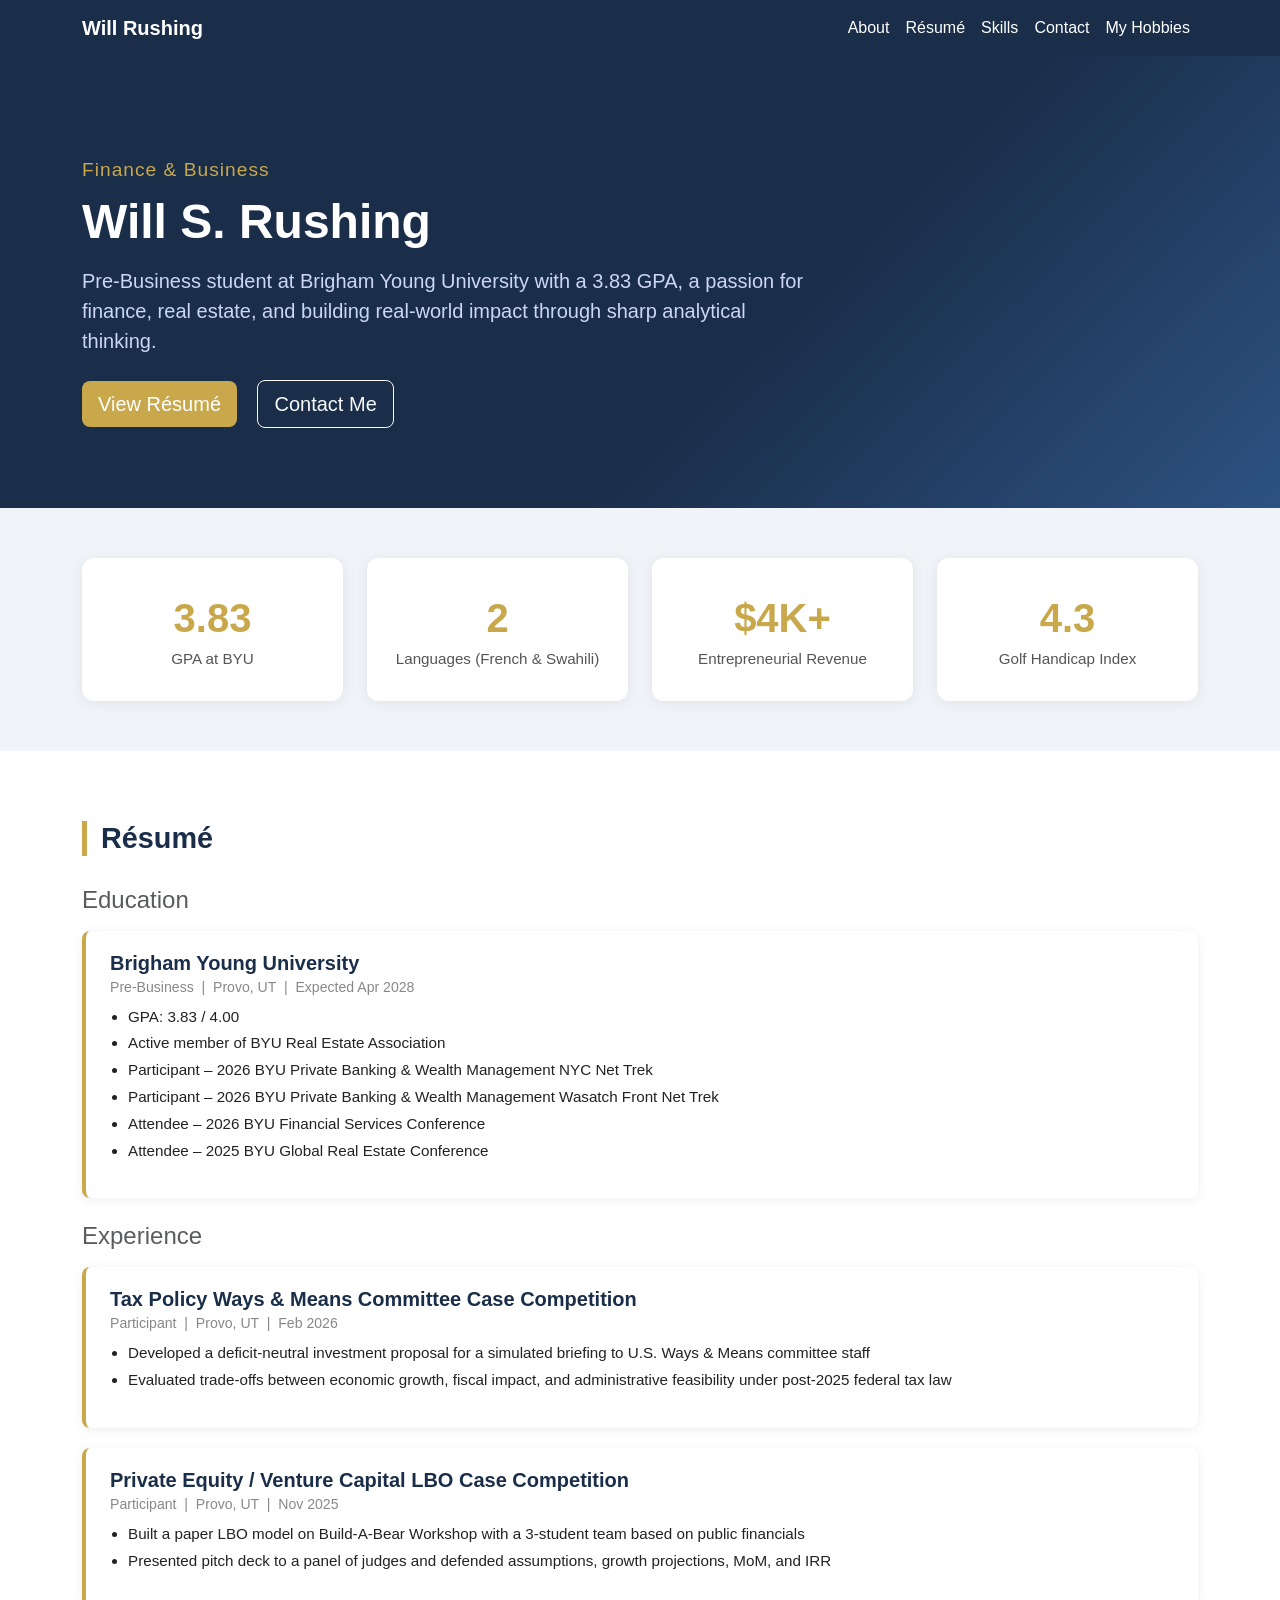
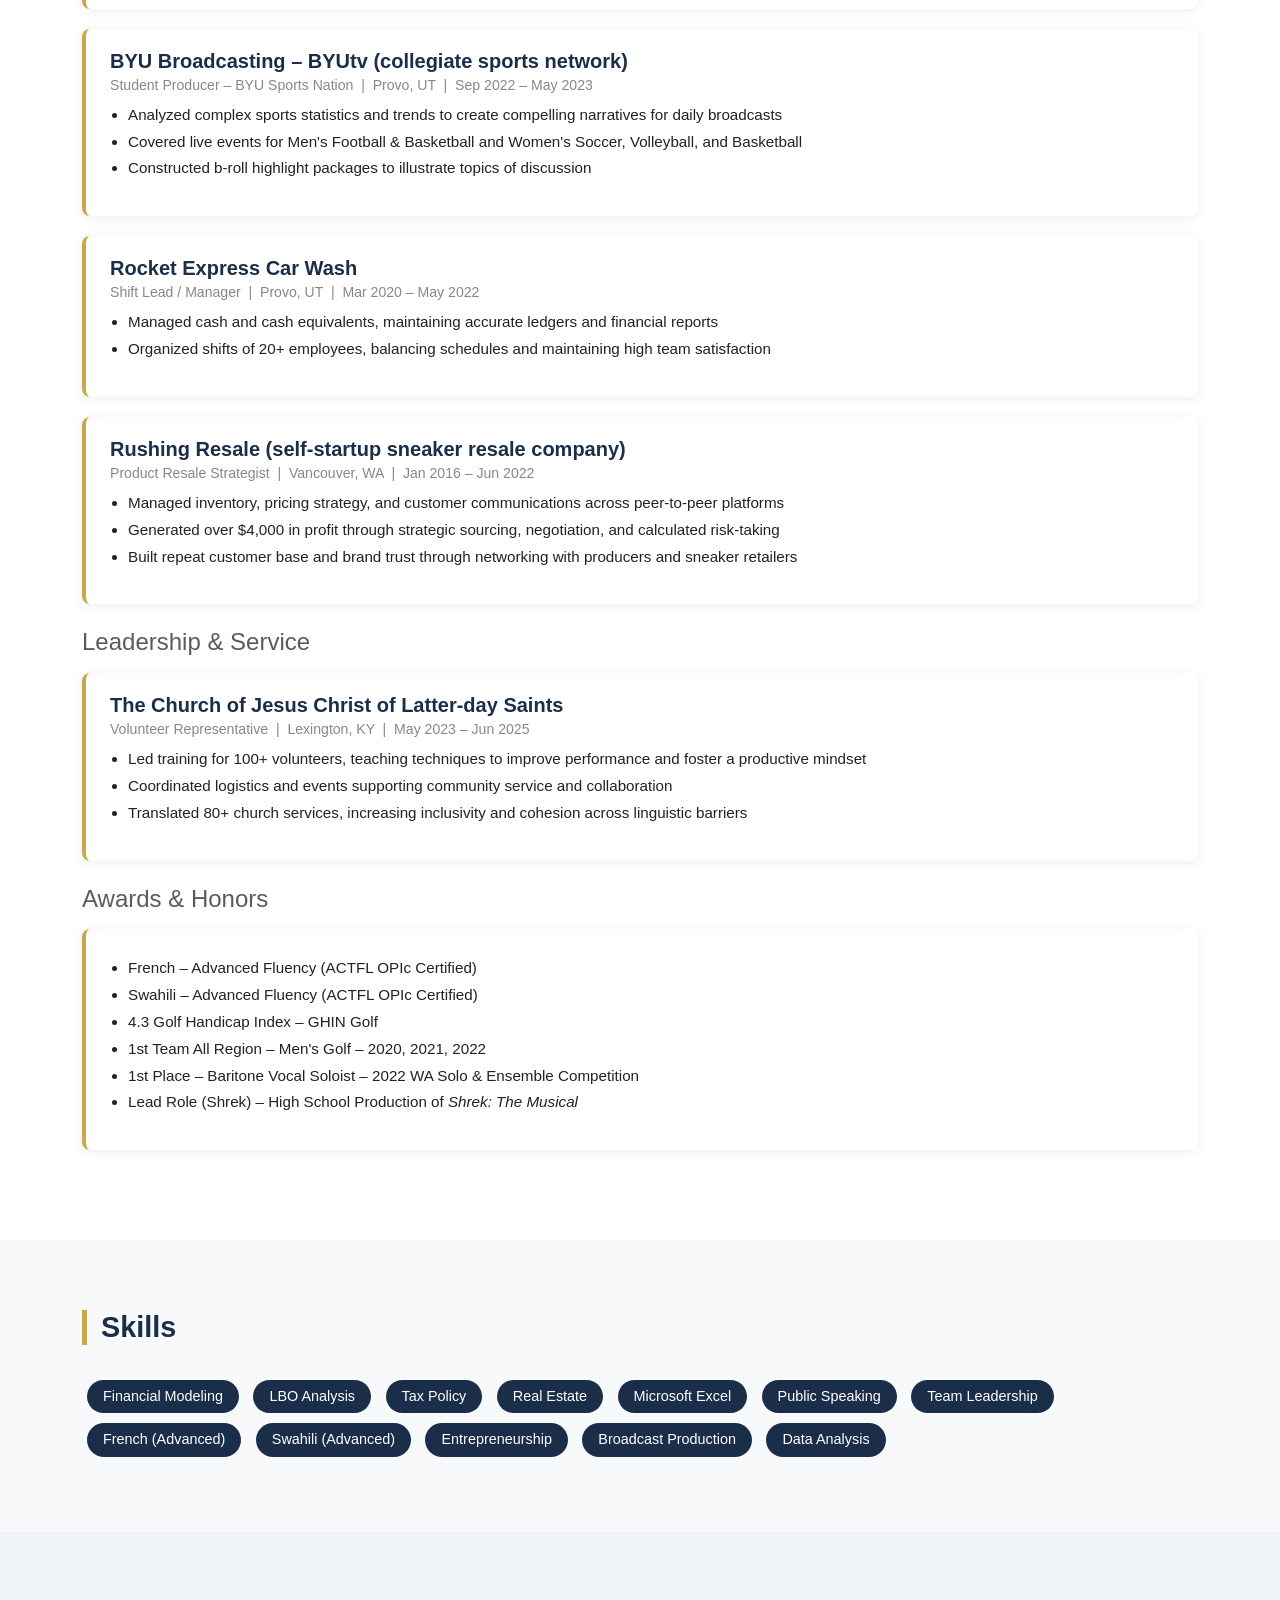
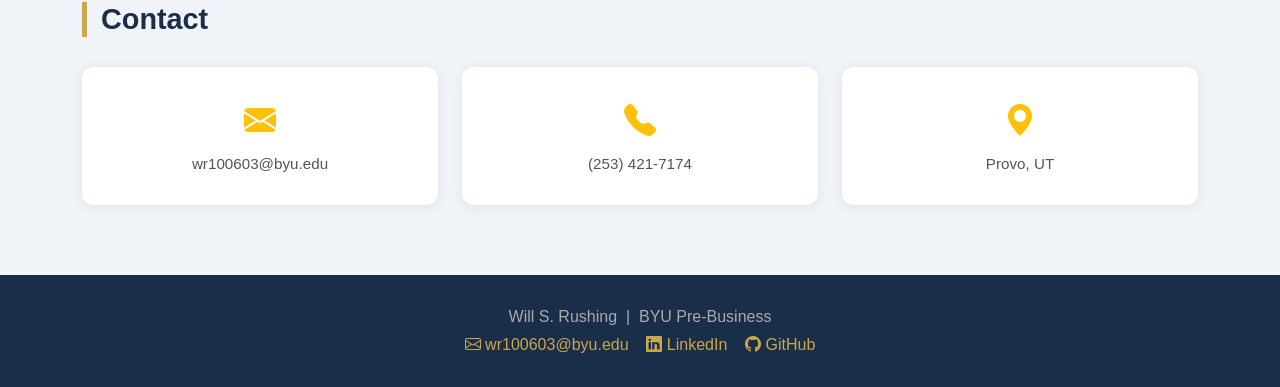
<file: index.html>
<!DOCTYPE html>
<html lang="en">
<head>
  <meta charset="UTF-8" />
  <meta name="viewport" content="width=device-width, initial-scale=1.0"/>
  <title>Will Rushing | Finance & Business</title>
  <link href="https://cdn.jsdelivr.net/npm/bootstrap@5.3.2/dist/css/bootstrap.min.css" rel="stylesheet"/>
  <link href="https://cdn.jsdelivr.net/npm/bootstrap-icons@1.11.3/font/bootstrap-icons.css" rel="stylesheet"/>
  <style>
    :root {
      --navy: #1a2e4a;
      --gold: #c9a84c;
    }
    body { font-family: 'Segoe UI', sans-serif; color: #222; }

    /* NAVBAR */
    .navbar { background-color: var(--navy); }
    .navbar-brand, .nav-link { color: #fff !important; }
    .nav-link:hover { color: var(--gold) !important; }

    /* HERO */
    #hero {
      background: linear-gradient(135deg, var(--navy) 60%, #2d5282 100%);
      color: #fff;
      padding: 100px 0 80px;
    }
    #hero h1 { font-size: 3rem; font-weight: 700; }
    #hero .subtitle { color: var(--gold); font-size: 1.2rem; letter-spacing: 1px; }
    #hero .lead { color: #ccd6f6; }
    .btn-gold { background-color: var(--gold); color: #fff; border: none; }
    .btn-gold:hover { background-color: #b8973d; color: #fff; }

    /* SECTIONS */
    .section-title {
      font-size: 1.8rem;
      font-weight: 700;
      color: var(--navy);
      border-left: 5px solid var(--gold);
      padding-left: 14px;
      margin-bottom: 30px;
    }
    section { padding: 70px 0; }
    section:nth-of-type(even) { background-color: #f8f9fb; }

    /* RESUME CARDS */
    .resume-card {
      border: none;
      border-left: 4px solid var(--gold);
      border-radius: 8px;
      box-shadow: 0 2px 12px rgba(0,0,0,0.07);
      margin-bottom: 20px;
      padding: 20px 24px;
      background: #fff;
    }
    .resume-card h5 { color: var(--navy); font-weight: 700; margin-bottom: 2px; }
    .resume-card .date-loc { color: #888; font-size: 0.88rem; }
    .resume-card ul { padding-left: 18px; margin-top: 8px; }
    .resume-card ul li { margin-bottom: 4px; font-size: 0.95rem; }

    /* SKILLS */
    .skill-badge {
      display: inline-block;
      background: var(--navy);
      color: #fff;
      border-radius: 20px;
      padding: 6px 16px;
      margin: 5px;
      font-size: 0.9rem;
    }

    /* STATS */
    .stat-box {
      text-align: center;
      padding: 30px 20px;
      background: #fff;
      border-radius: 12px;
      box-shadow: 0 2px 14px rgba(0,0,0,0.07);
    }
    .stat-box .number { font-size: 2.5rem; font-weight: 700; color: var(--gold); }
    .stat-box .label { color: #555; font-size: 0.95rem; }

    /* FOOTER */
    footer { background: var(--navy); color: #aaa; padding: 30px 0; text-align: center; }
    footer a { color: var(--gold); text-decoration: none; }
  </style>
</head>
<body>

<!-- NAVBAR -->
<nav class="navbar navbar-expand-lg sticky-top">
  <div class="container">
    <a class="navbar-brand fw-bold" href="#">Will Rushing</a>
    <button class="navbar-toggler" type="button" data-bs-toggle="collapse" data-bs-target="#navMenu">
      <span class="navbar-toggler-icon" style="filter:invert(1)"></span>
    </button>
    <div class="collapse navbar-collapse" id="navMenu">
      <ul class="navbar-nav ms-auto">
        <li class="nav-item"><a class="nav-link" href="#about">About</a></li>
        <li class="nav-item"><a class="nav-link" href="#resume">Résumé</a></li>
        <li class="nav-item"><a class="nav-link" href="#skills">Skills</a></li>
        <li class="nav-item"><a class="nav-link" href="#contact">Contact</a></li>
        <li class="nav-item"><a class="nav-link" href="scratch.html">My Hobbies</a></li>
      </ul>
    </div>
  </div>
</nav>

<!-- HERO -->
<section id="hero">
  <div class="container">
    <div class="row align-items-center">
      <div class="col-lg-8">
        <p class="subtitle mb-2">Finance & Business</p>
        <h1>Will S. Rushing</h1>
        <p class="lead mt-3 mb-4">Pre-Business student at Brigham Young University with a 3.83 GPA, a passion for finance, real estate, and building real-world impact through sharp analytical thinking.</p>
        <a href="#resume" class="btn btn-gold btn-lg me-3">View Résumé</a>
        <a href="#contact" class="btn btn-outline-light btn-lg">Contact Me</a>
      </div>
    </div>
  </div>
</section>

<!-- STATS -->
<section id="about" style="padding: 50px 0; background: #f0f4f9;">
  <div class="container">
    <div class="row g-4">
      <div class="col-6 col-md-3">
        <div class="stat-box">
          <div class="number">3.83</div>
          <div class="label">GPA at BYU</div>
        </div>
      </div>
      <div class="col-6 col-md-3">
        <div class="stat-box">
          <div class="number">2</div>
          <div class="label">Languages (French & Swahili)</div>
        </div>
      </div>
      <div class="col-6 col-md-3">
        <div class="stat-box">
          <div class="number">$4K+</div>
          <div class="label">Entrepreneurial Revenue</div>
        </div>
      </div>
      <div class="col-6 col-md-3">
        <div class="stat-box">
          <div class="number">4.3</div>
          <div class="label">Golf Handicap Index</div>
        </div>
      </div>
    </div>
  </div>
</section>

<!-- RESUME -->
<section id="resume">
  <div class="container">
    <h2 class="section-title">Résumé</h2>

    <h4 class="mb-3 text-muted">Education</h4>
    <div class="resume-card">
      <h5>Brigham Young University</h5>
      <div class="date-loc">Pre-Business &nbsp;|&nbsp; Provo, UT &nbsp;|&nbsp; Expected Apr 2028</div>
      <ul>
        <li>GPA: 3.83 / 4.00</li>
        <li>Active member of BYU Real Estate Association</li>
        <li>Participant – 2026 BYU Private Banking & Wealth Management NYC Net Trek</li>
        <li>Participant – 2026 BYU Private Banking & Wealth Management Wasatch Front Net Trek</li>
        <li>Attendee – 2026 BYU Financial Services Conference</li>
        <li>Attendee – 2025 BYU Global Real Estate Conference</li>
      </ul>
    </div>

    <h4 class="mb-3 mt-4 text-muted">Experience</h4>

    <div class="resume-card">
      <h5>Tax Policy Ways & Means Committee Case Competition</h5>
      <div class="date-loc">Participant &nbsp;|&nbsp; Provo, UT &nbsp;|&nbsp; Feb 2026</div>
      <ul>
        <li>Developed a deficit-neutral investment proposal for a simulated briefing to U.S. Ways & Means committee staff</li>
        <li>Evaluated trade-offs between economic growth, fiscal impact, and administrative feasibility under post-2025 federal tax law</li>
      </ul>
    </div>

    <div class="resume-card">
      <h5>Private Equity / Venture Capital LBO Case Competition</h5>
      <div class="date-loc">Participant &nbsp;|&nbsp; Provo, UT &nbsp;|&nbsp; Nov 2025</div>
      <ul>
        <li>Built a paper LBO model on Build-A-Bear Workshop with a 3-student team based on public financials</li>
        <li>Presented pitch deck to a panel of judges and defended assumptions, growth projections, MoM, and IRR</li>
      </ul>
    </div>

    <div class="resume-card">
      <h5>BYU Broadcasting – BYUtv (collegiate sports network)</h5>
      <div class="date-loc">Student Producer – BYU Sports Nation &nbsp;|&nbsp; Provo, UT &nbsp;|&nbsp; Sep 2022 – May 2023</div>
      <ul>
        <li>Analyzed complex sports statistics and trends to create compelling narratives for daily broadcasts</li>
        <li>Covered live events for Men's Football & Basketball and Women's Soccer, Volleyball, and Basketball</li>
        <li>Constructed b-roll highlight packages to illustrate topics of discussion</li>
      </ul>
    </div>

    <div class="resume-card">
      <h5>Rocket Express Car Wash</h5>
      <div class="date-loc">Shift Lead / Manager &nbsp;|&nbsp; Provo, UT &nbsp;|&nbsp; Mar 2020 – May 2022</div>
      <ul>
        <li>Managed cash and cash equivalents, maintaining accurate ledgers and financial reports</li>
        <li>Organized shifts of 20+ employees, balancing schedules and maintaining high team satisfaction</li>
      </ul>
    </div>

    <div class="resume-card">
      <h5>Rushing Resale (self-startup sneaker resale company)</h5>
      <div class="date-loc">Product Resale Strategist &nbsp;|&nbsp; Vancouver, WA &nbsp;|&nbsp; Jan 2016 – Jun 2022</div>
      <ul>
        <li>Managed inventory, pricing strategy, and customer communications across peer-to-peer platforms</li>
        <li>Generated over $4,000 in profit through strategic sourcing, negotiation, and calculated risk-taking</li>
        <li>Built repeat customer base and brand trust through networking with producers and sneaker retailers</li>
      </ul>
    </div>

    <h4 class="mb-3 mt-4 text-muted">Leadership & Service</h4>
    <div class="resume-card">
      <h5>The Church of Jesus Christ of Latter-day Saints</h5>
      <div class="date-loc">Volunteer Representative &nbsp;|&nbsp; Lexington, KY &nbsp;|&nbsp; May 2023 – Jun 2025</div>
      <ul>
        <li>Led training for 100+ volunteers, teaching techniques to improve performance and foster a productive mindset</li>
        <li>Coordinated logistics and events supporting community service and collaboration</li>
        <li>Translated 80+ church services, increasing inclusivity and cohesion across linguistic barriers</li>
      </ul>
    </div>

    <h4 class="mb-3 mt-4 text-muted">Awards & Honors</h4>
    <div class="resume-card">
      <ul>
        <li>French – Advanced Fluency (ACTFL OPIc Certified)</li>
        <li>Swahili – Advanced Fluency (ACTFL OPIc Certified)</li>
        <li>4.3 Golf Handicap Index – GHIN Golf</li>
        <li>1st Team All Region – Men's Golf – 2020, 2021, 2022</li>
        <li>1st Place – Baritone Vocal Soloist – 2022 WA Solo & Ensemble Competition</li>
        <li>Lead Role (Shrek) – High School Production of <em>Shrek: The Musical</em></li>
      </ul>
    </div>
  </div>
</section>

<!-- SKILLS -->
<section id="skills">
  <div class="container">
    <h2 class="section-title">Skills</h2>
    <div>
      <span class="skill-badge">Financial Modeling</span>
      <span class="skill-badge">LBO Analysis</span>
      <span class="skill-badge">Tax Policy</span>
      <span class="skill-badge">Real Estate</span>
      <span class="skill-badge">Microsoft Excel</span>
      <span class="skill-badge">Public Speaking</span>
      <span class="skill-badge">Team Leadership</span>
      <span class="skill-badge">French (Advanced)</span>
      <span class="skill-badge">Swahili (Advanced)</span>
      <span class="skill-badge">Entrepreneurship</span>
      <span class="skill-badge">Broadcast Production</span>
      <span class="skill-badge">Data Analysis</span>
    </div>
  </div>
</section>

<!-- CONTACT -->
<section id="contact" style="background:#f0f4f9;">
  <div class="container">
    <h2 class="section-title">Contact</h2>
    <div class="row g-4">
      <div class="col-md-4">
        <div class="stat-box">
          <i class="bi bi-envelope-fill fs-2 text-warning mb-2 d-block"></i>
          <div class="label">wr100603@byu.edu</div>
        </div>
      </div>
      <div class="col-md-4">
        <div class="stat-box">
          <i class="bi bi-telephone-fill fs-2 text-warning mb-2 d-block"></i>
          <div class="label">(253) 421-7174</div>
        </div>
      </div>
      <div class="col-md-4">
        <div class="stat-box">
          <i class="bi bi-geo-alt-fill fs-2 text-warning mb-2 d-block"></i>
          <div class="label">Provo, UT</div>
        </div>
      </div>
    </div>
  </div>
</section>

<!-- FOOTER -->
<footer>
  <div class="container">
    <p class="mb-1">Will S. Rushing &nbsp;|&nbsp; BYU Pre-Business</p>
    <p class="mb-0">
      <a href="mailto:wr100603@byu.edu"><i class="bi bi-envelope"></i> wr100603@byu.edu</a>
      &nbsp;&nbsp;
      <a href="https://linkedin.com" target="_blank"><i class="bi bi-linkedin"></i> LinkedIn</a>
      &nbsp;&nbsp;
      <a href="https://github.com" target="_blank"><i class="bi bi-github"></i> GitHub</a>
    </p>
  </div>
</footer>

<script src="https://cdn.jsdelivr.net/npm/bootstrap@5.3.2/dist/js/bootstrap.bundle.min.js"></script>
</body>
</html>
</file>
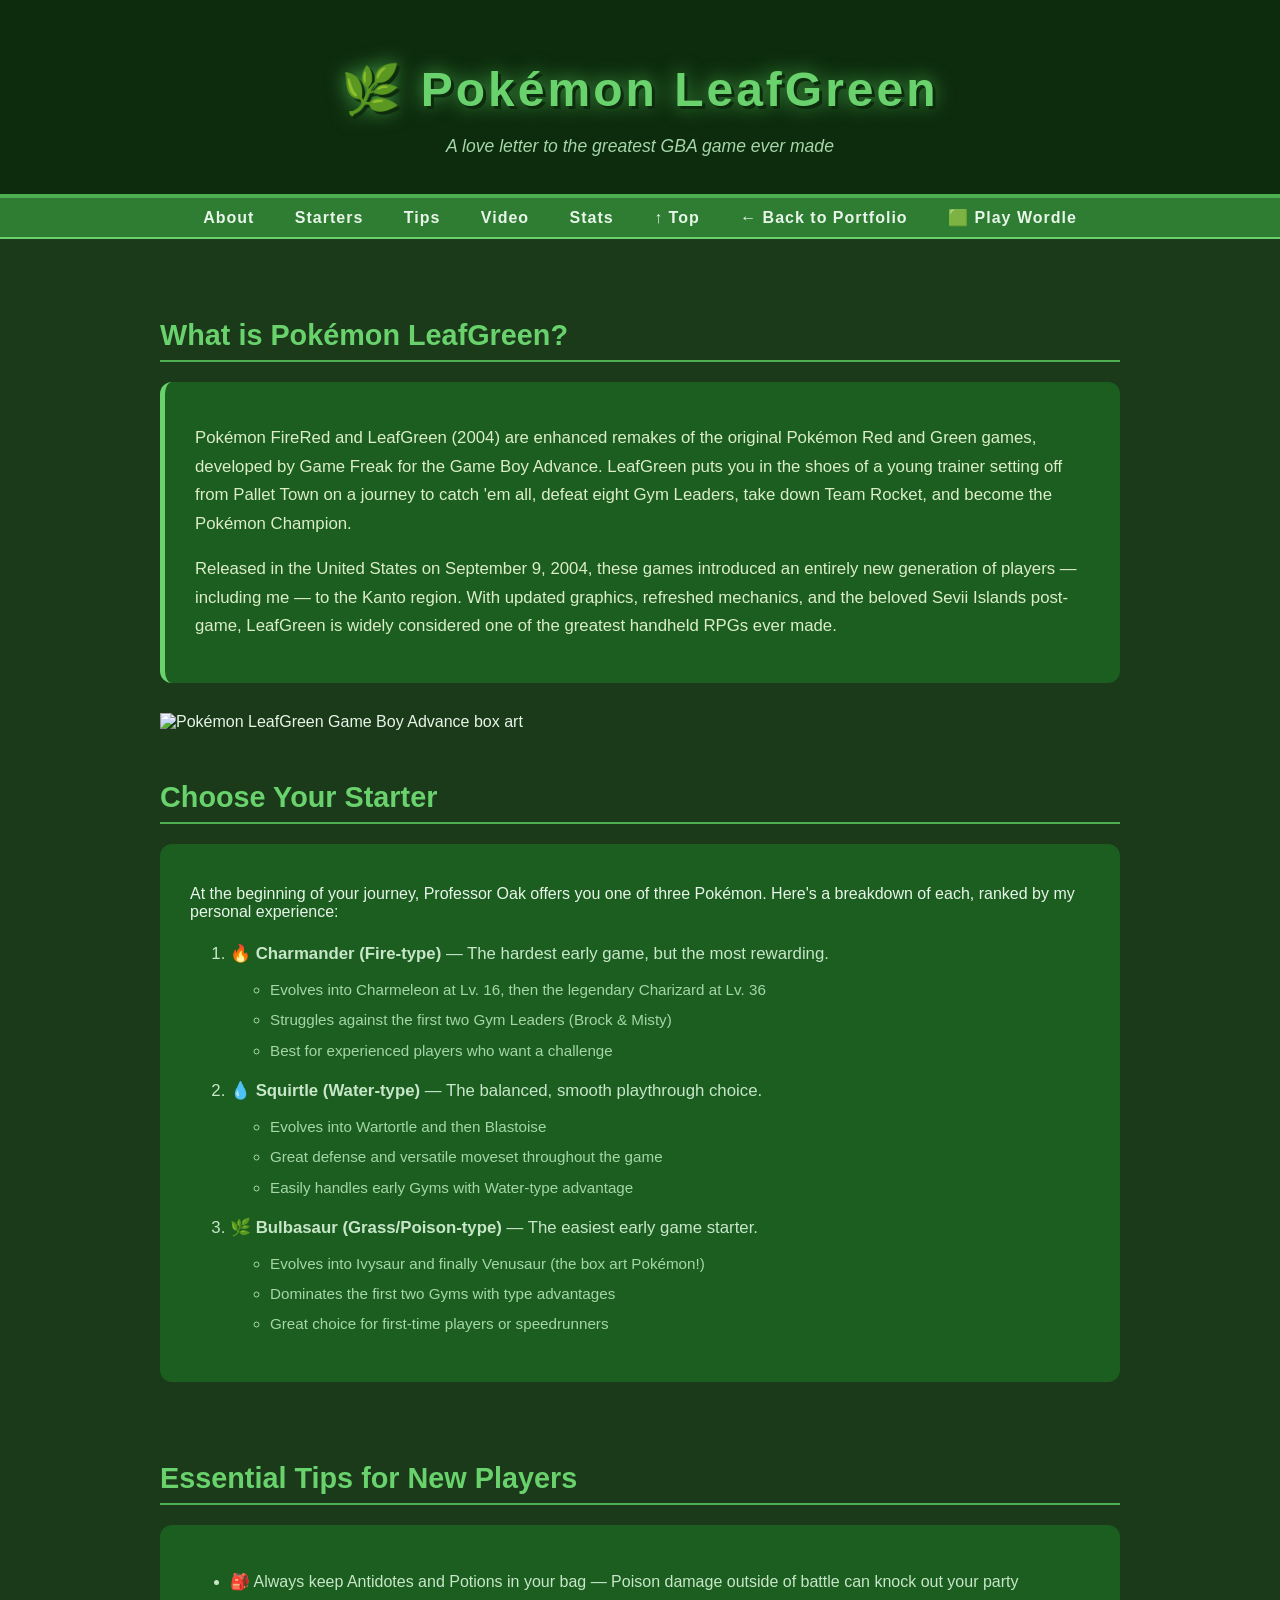
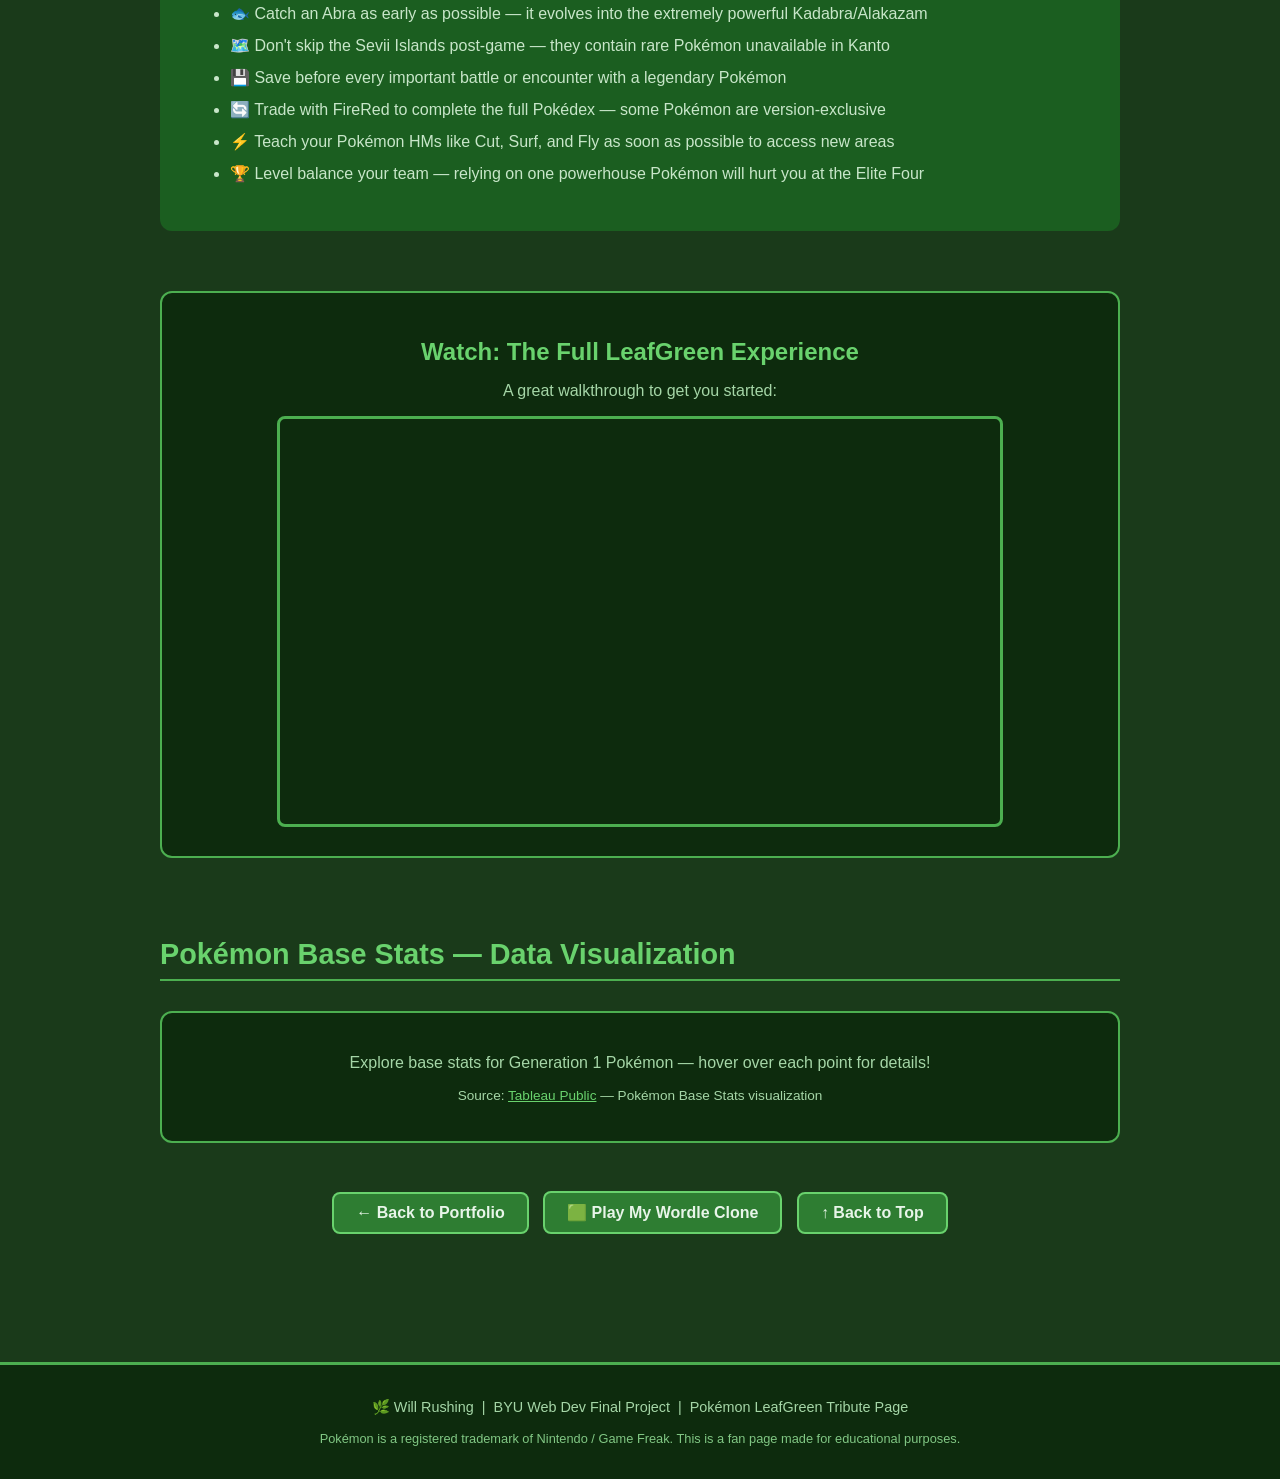
<file: scratch.html>
<!DOCTYPE html>
<html lang="en">
<head>
  <meta charset="UTF-8" />
  <meta name="viewport" content="width=device-width, initial-scale=1.0"/>
  <title>Pokémon LeafGreen – Will's Scratch Page</title>
  <link rel="stylesheet" href="style.css" />
</head>
<body>

<!-- HEADER -->
<header id="site-header">
  <h1>🌿 Pokémon LeafGreen</h1>
  <p class="tagline">A love letter to the greatest GBA game ever made</p>
</header>

<!-- NAV -->
<nav id="main-nav">
  <a href="#intro">About</a>
  <a href="#starters">Starters</a>
  <a href="#tips">Tips</a>
  <a href="#video">Video</a>
  <a href="#tableau">Stats</a>
  <a href="#top-anchor">↑ Top</a>
  <a href="index.html">← Back to Portfolio</a>
  <a href="wordle.html">🟩 Play Wordle</a>
</nav>

<!-- ANCHOR: TOP -->
<span class="anchor-target" id="top-anchor"></span>

<div id="main-content">

  <!-- INTRO -->
  <span class="anchor-target" id="intro"></span>
  <h2 class="section-heading">What is Pokémon LeafGreen?</h2>

  <div id="intro-block">
    <p>
      Pokémon FireRed and LeafGreen (2004) are enhanced remakes of the original Pokémon Red and Green games, 
      developed by Game Freak for the Game Boy Advance. LeafGreen puts you in the shoes of a young trainer 
      setting off from Pallet Town on a journey to catch 'em all, defeat eight Gym Leaders, take down 
      Team Rocket, and become the Pokémon Champion.
    </p>
    <p>
      Released in the United States on September 9, 2004, these games introduced an entirely new generation 
      of players — including me — to the Kanto region. With updated graphics, refreshed mechanics, and the 
      beloved Sevii Islands post-game, LeafGreen is widely considered one of the greatest handheld RPGs ever made.
    </p>
  </div>

  <!-- HERO IMAGE -->
<img 
  url="https://archives.bulbagarden.net/media/upload/8/80/LeafGreen_EN_boxart.png" 
  alt="Pokémon LeafGreen Game Boy Advance box art"
  width="300"
/>

  <!-- STARTERS -->
  <span class="anchor-target" id="starters"></span>
  <h2 class="section-heading">Choose Your Starter</h2>

  <div id="starters-block">
    <p>At the beginning of your journey, Professor Oak offers you one of three Pokémon. Here's a breakdown of each, ranked by my personal experience:</p>

    <!-- ORDERED LIST with embedded UNORDERED LISTS -->
    <ol>
      <li>
        <strong>🔥 Charmander (Fire-type)</strong> — The hardest early game, but the most rewarding.
        <ul>
          <li>Evolves into Charmeleon at Lv. 16, then the legendary Charizard at Lv. 36</li>
          <li>Struggles against the first two Gym Leaders (Brock & Misty)</li>
          <li>Best for experienced players who want a challenge</li>
        </ul>
      </li>
      <li>
        <strong>💧 Squirtle (Water-type)</strong> — The balanced, smooth playthrough choice.
        <ul>
          <li>Evolves into Wartortle and then Blastoise</li>
          <li>Great defense and versatile moveset throughout the game</li>
          <li>Easily handles early Gyms with Water-type advantage</li>
        </ul>
      </li>
      <li>
        <strong>🌿 Bulbasaur (Grass/Poison-type)</strong> — The easiest early game starter.
        <ul>
          <li>Evolves into Ivysaur and finally Venusaur (the box art Pokémon!)</li>
          <li>Dominates the first two Gyms with type advantages</li>
          <li>Great choice for first-time players or speedrunners</li>
        </ul>
      </li>
    </ol>
  </div>

  <!-- TIPS -->
  <span class="anchor-target" id="tips"></span>
  <h2 class="section-heading">Essential Tips for New Players</h2>

  <div id="tips-block">
    <ul>
      <li>🎒 Always keep Antidotes and Potions in your bag — Poison damage outside of battle can knock out your party</li>
      <li>🐟 Catch an Abra as early as possible — it evolves into the extremely powerful Kadabra/Alakazam</li>
      <li>🗺️ Don't skip the Sevii Islands post-game — they contain rare Pokémon unavailable in Kanto</li>
      <li>💾 Save before every important battle or encounter with a legendary Pokémon</li>
      <li>🔄 Trade with FireRed to complete the full Pokédex — some Pokémon are version-exclusive</li>
      <li>⚡ Teach your Pokémon HMs like Cut, Surf, and Fly as soon as possible to access new areas</li>
      <li>🏆 Level balance your team — relying on one powerhouse Pokémon will hurt you at the Elite Four</li>
    </ul>
  </div>

<span class="anchor-target" id="video"></span>
  <div id="video-block">
    <h2>Watch: The Full LeafGreen Experience</h2>
    <p style="color:#a5d6a7; margin-bottom:16px;">A great walkthrough to get you started:</p>
<iframe 
  width="720" 
  height="405" 
  src="https://www.youtube.com/embed/S2X57X8mN4k" 
  title="Pokémon LeafGreen Walkthrough" 
  frameborder="0" 
  allow="accelerometer; autoplay; clipboard-write; encrypted-media; gyroscope; picture-in-picture; web-share" 
  allowfullscreen>
</iframe>
  </div>
<span class="anchor-target" id="tableau"></span>
  <h2 class="section-heading">Pokémon Base Stats — Data Visualization</h2>

  <div id="tableau-block">
    <p style="color:#a5d6a7; margin-bottom: 16px;">Explore base stats for Generation 1 Pokémon — hover over each point for details!</p>
    <div class='tableauPlaceholder' id='viz1' style='position: relative; margin: 0 auto; max-width: 900px;'>
      <noscript>
        <a href='#'>
          <img alt='Gen 1 Pokémon Base Stats' src='https://public.tableau.com/static/images/Po/Pokemon_15853074106010/Gen1Stats/1_rss.png' style='border: none' />
        </a>
      </noscript>
      <object class='tableauViz' style='display:none; width:100%; height:600px;'>
        <param name='host_url' value='https%3A%2F%2Fpublic.tableau.com%2F' />
        <param name='embed_code_version' value='3' />
        <param name='site_root' value='' />
        <param name='name' value='Pokemon_15853074106010/Gen1Stats' />
        <param name='tabs' value='no' />
        <param name='toolbar' value='yes' />
        <param name='static_image' value='https://public.tableau.com/static/images/Po/Pokemon_15853074106010/Gen1Stats/1.png' />
        <param name='animate_transition' value='yes' />
        <param name='display_static_image' value='yes' />
        <param name='display_spinner' value='yes' />
        <param name='display_overlay' value='yes' />
        <param name='display_count' value='yes' />
        <param name='language' value='en-US' />
      </object>
    </div>
    <script type='text/javascript'>
      var divElement = document.getElementById('viz1');
      var vizElement = divElement.getElementsByTagName('object')[0];
      vizElement.style.width = '100%';
      vizElement.style.height = '600px';
      var scriptElement = document.createElement('script');
      scriptElement.src = 'https://public.tableau.com/javascripts/api/viz_v1.js';
      vizElement.parentNode.insertBefore(scriptElement, vizElement);
    </script>
    <p style="color:#a5d6a7; font-size:0.85rem; margin-top:12px;">
      Source: <a href="https://public.tableau.com" target="_blank" style="color:#69d26d;">Tableau Public</a> — Pokémon Base Stats visualization
    </p>
  </div>

  <!-- NAVIGATION LINKS -->
  <div style="text-align:center; margin: 40px 0;">
    <a class="poke-btn" href="index.html">← Back to Portfolio</a>
    <a class="poke-btn" href="wordle.html">🟩 Play My Wordle Clone</a>
    <a class="poke-btn" href="#top-anchor">↑ Back to Top</a>
  </div>

</div><!-- end main-content -->

<!-- FOOTER -->
<footer id="site-footer">
  <p>🌿 Will Rushing &nbsp;|&nbsp; BYU Web Dev Final Project &nbsp;|&nbsp; Pokémon LeafGreen Tribute Page</p>
  <p style="font-size:0.8rem; color:#81c784;">Pokémon is a registered trademark of Nintendo / Game Freak. This is a fan page made for educational purposes.</p>
</footer>

</body>
</html>
</file>
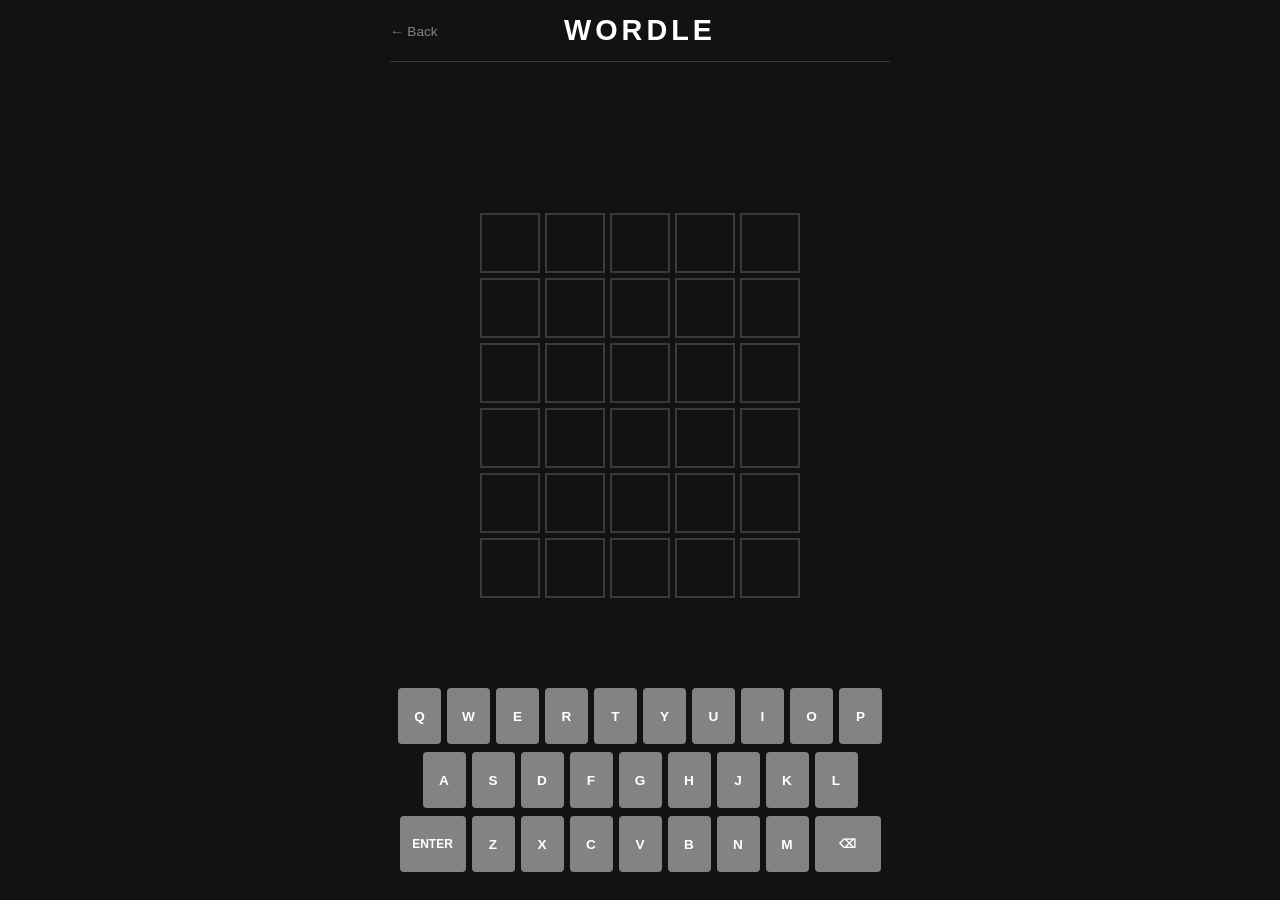
<file: wordle.html>
<!DOCTYPE html>
<html lang="en">
<head>
  <meta charset="UTF-8"/>
  <meta name="viewport" content="width=device-width, initial-scale=1.0"/>
  <title>Wordle Clone – Will Rushing</title>
  <style>
    * { box-sizing: border-box; margin: 0; padding: 0; }

    body {
      background: #121213;
      color: #fff;
      font-family: 'Clear Sans', 'Helvetica Neue', Arial, sans-serif;
      display: flex;
      flex-direction: column;
      align-items: center;
      min-height: 100vh;
    }

    header {
      width: 100%;
      max-width: 500px;
      border-bottom: 1px solid #3a3a3c;
      padding: 14px 0;
      text-align: center;
      position: relative;
    }

    header h1 {
      font-size: 1.8rem;
      font-weight: 700;
      letter-spacing: 4px;
      text-transform: uppercase;
    }

    header .back-link {
      position: absolute;
      left: 0;
      top: 50%;
      transform: translateY(-50%);
      color: #818384;
      text-decoration: none;
      font-size: 0.85rem;
    }
    header .back-link:hover { color: #fff; }

    #message-bar {
      height: 36px;
      display: flex;
      align-items: center;
      justify-content: center;
      font-size: 0.95rem;
      font-weight: 700;
      color: #fff;
      letter-spacing: 1px;
      margin: 10px 0 0;
    }

    /* BOARD */
    #board-container {
      display: flex;
      justify-content: center;
      align-items: center;
      flex-grow: 1;
      padding: 20px 0 10px;
    }

    #board {
      display: grid;
      grid-template-rows: repeat(6, 1fr);
      gap: 5px;
      width: 320px;
      height: 380px;
    }

    .row {
      display: grid;
      grid-template-columns: repeat(5, 1fr);
      gap: 5px;
    }

    .tile {
      width: 100%;
      aspect-ratio: 1;
      border: 2px solid #3a3a3c;
      display: flex;
      align-items: center;
      justify-content: center;
      font-size: 2rem;
      font-weight: 700;
      text-transform: uppercase;
      color: #fff;
      transition: border-color 0.1s;
      position: relative;
      user-select: none;
    }

    .tile[data-letter] { border-color: #565758; }

    .tile.reveal {
      animation: flipIn 0.25s ease forwards;
    }

    .tile.correct  { background: #538d4e; border-color: #538d4e; }
    .tile.present  { background: #b59f3b; border-color: #b59f3b; }
    .tile.absent   { background: #3a3a3c; border-color: #3a3a3c; }

    .tile.pop { animation: pop 0.1s ease; }

    @keyframes pop {
      0%   { transform: scale(1); }
      50%  { transform: scale(1.12); }
      100% { transform: scale(1); }
    }

    @keyframes flipIn {
      0%   { transform: rotateX(0deg); }
      50%  { transform: rotateX(-90deg); }
      100% { transform: rotateX(0deg); }
    }

    .tile.shake {
      animation: shake 0.5s ease;
    }

    @keyframes shake {
      0%, 100% { transform: translateX(0); }
      20%       { transform: translateX(-6px); }
      40%       { transform: translateX(6px); }
      60%       { transform: translateX(-4px); }
      80%       { transform: translateX(4px); }
    }

    /* KEYBOARD */
    #keyboard {
      width: 100%;
      max-width: 500px;
      padding: 0 8px 20px;
    }

    .kb-row {
      display: flex;
      justify-content: center;
      gap: 6px;
      margin-bottom: 8px;
    }

    .key {
      height: 56px;
      min-width: 43px;
      padding: 0 6px;
      border-radius: 4px;
      border: none;
      background: #818384;
      color: #fff;
      font-size: 0.85rem;
      font-weight: 700;
      text-transform: uppercase;
      cursor: pointer;
      transition: background 0.2s;
      flex: 1;
      max-width: 43px;
      display: flex;
      align-items: center;
      justify-content: center;
    }

    .key.wide { max-width: 66px; font-size: 0.75rem; }

    .key:hover { filter: brightness(1.2); }

    .key.correct { background: #538d4e; }
    .key.present { background: #b59f3b; }
    .key.absent  { background: #3a3a3c; }

    /* MODAL */
    #modal-overlay {
      display: none;
      position: fixed;
      inset: 0;
      background: rgba(0,0,0,0.75);
      z-index: 100;
      align-items: center;
      justify-content: center;
    }
    #modal-overlay.show { display: flex; }

    #modal {
      background: #1a1a1b;
      border: 2px solid #3a3a3c;
      border-radius: 12px;
      padding: 30px 36px;
      text-align: center;
      max-width: 340px;
      width: 90%;
    }
    #modal h2 { font-size: 1.4rem; margin-bottom: 10px; letter-spacing: 2px; }
    #modal p  { color: #818384; margin-bottom: 20px; }
    #modal .answer-reveal { font-size: 1.6rem; font-weight: 700; color: #538d4e; margin-bottom: 20px; letter-spacing: 4px; }

    #modal button {
      background: #538d4e;
      color: #fff;
      border: none;
      border-radius: 4px;
      padding: 12px 30px;
      font-size: 1rem;
      font-weight: 700;
      cursor: pointer;
      letter-spacing: 1px;
      text-transform: uppercase;
    }
    #modal button:hover { filter: brightness(1.15); }
  </style>
</head>
<body>

<header>
  <a class="back-link" href="scratch.html">← Back</a>
  <h1>Wordle</h1>
</header>

<div id="message-bar"></div>

<div id="board-container">
  <div id="board"></div>
</div>

<div id="keyboard">
  <div class="kb-row" id="kb-row-1"></div>
  <div class="kb-row" id="kb-row-2"></div>
  <div class="kb-row" id="kb-row-3"></div>
</div>

<!-- WIN/LOSE MODAL -->
<div id="modal-overlay">
  <div id="modal">
    <h2 id="modal-title">🎉 You Won!</h2>
    <p id="modal-message">Great job!</p>
    <div class="answer-reveal" id="modal-answer"></div>
    <button id="modal-btn">Play Again</button>
  </div>
</div>

<script>
// ─────────────────────────────────────────────
//  WORD LIST (200 common 5-letter words)
// ─────────────────────────────────────────────
const WORDS = [
  "CRANE","SLATE","TRACE","CRATE","SIREN","STARE","AROSE","STORE","SNORE","SCORE",
  "SHORE","SHINE","STONE","SPINE","SPARE","SHARE","SHALE","SMILE","SLIDE","SLIME",
  "PRIDE","PRICE","PRINCE","GRAPE","GRACE","GRAZE","BLAZE","BLAME","BLADE","BLACK",
  "BLANK","BLAND","BLIND","BLOCK","BLOWN","BLUES","BLUNT","BOARD","BOAST","BOOST",
  "BRAIN","BRAND","BRAVE","BREAD","BREAK","BREED","BRICK","BRIDE","BRIEF","BRING",
  "BROAD","BROKE","BROOK","BROOM","BROWN","BRUSH","BUILT","BUNCH","BURST","CABIN",
  "CABLE","CAMEL","CANDY","CARGO","CARRY","CATCH","CAUSE","CHAIN","CHAIR","CHALK",
  "CHEAP","CHECK","CHEEK","CHESS","CHEST","CHIEF","CHILD","CHINA","CIVIC","CLAIM",
  "CLASS","CLEAN","CLEAR","CLERK","CLICK","CLIFF","CLIMB","CLING","CLOCK","CLONE",
  "CLOSE","CLOTH","CLOUD","CLOWN","CLUMP","COACH","COAST","CORAL","COULD","COUNT",
  "COURT","COVER","CRACK","CRAFT","CRAWL","CRAZY","CREAM","CREEK","CRISP","CROSS",
  "CROWD","CROWN","CRUMB","CRUSH","CRUST","CUBIC","CYCLE","DANCE","DRANK","DRAFT",
  "DRAIN","DRAMA","DREAD","DREAM","DRESS","DRIFT","DRINK","DRIVE","DROOL","DROVE",
  "DROWN","DRUNK","DRYER","DWARF","DYING","EAGLE","EARLY","EARTH","EIGHT","ELITE",
  "EMPTY","ENEMY","ENJOY","ENTER","EQUAL","ERASE","ERROR","EVADE","EVERY","EXACT",
  "EXERT","EXILE","EXIST","EXTRA","FABLE","FAINT","FAITH","FALLS","FANCY","FEAST",
  "FENCE","FEVER","FIBER","FIELD","FIEND","FIFTH","FIFTY","FIGHT","FINAL","FIRST",
  "FLAME","FLANK","FLASH","FLASK","FLEET","FLESH","FLOCK","FLOOD","FLOOR","FLOUR",
  "LOWER","FOCAL","FOCUS","GHOST","GIANT","GIVEN","GLASS","GLOBE","GLOOM","GLOSS"
];

const VALID_GUESSES = new Set(WORDS);
const KB_ROWS = [
  ['Q','W','E','R','T','Y','U','I','O','P'],
  ['A','S','D','F','G','H','J','K','L'],
  ['ENTER','Z','X','C','V','B','N','M','⌫']
];

// ─────────────────────────────────────────────
//  STATE
// ─────────────────────────────────────────────
let targetWord, currentRow, currentCol, board, gameOver, letterStatus;

function init() {
  targetWord = WORDS[Math.floor(Math.random() * WORDS.length)];
  currentRow = 0;
  currentCol = 0;
  gameOver = false;
  letterStatus = {};
  board = Array.from({length: 6}, () => Array(5).fill(''));
  renderBoard();
  renderKeyboard();
  setMessage('');
}

// ─────────────────────────────────────────────
//  RENDER
// ─────────────────────────────────────────────
function renderBoard() {
  const el = document.getElementById('board');
  el.innerHTML = '';
  for (let r = 0; r < 6; r++) {
    const row = document.createElement('div');
    row.className = 'row';
    row.id = `row-${r}`;
    for (let c = 0; c < 5; c++) {
      const tile = document.createElement('div');
      tile.className = 'tile';
      tile.id = `tile-${r}-${c}`;
      row.appendChild(tile);
    }
    el.appendChild(row);
  }
}

function renderKeyboard() {
  KB_ROWS.forEach((keys, i) => {
    const row = document.getElementById(`kb-row-${i+1}`);
    row.innerHTML = '';
    keys.forEach(k => {
      const btn = document.createElement('button');
      btn.className = 'key' + (k === 'ENTER' || k === '⌫' ? ' wide' : '');
      btn.textContent = k;
      btn.dataset.key = k;
      if (letterStatus[k]) btn.classList.add(letterStatus[k]);
      btn.addEventListener('click', () => handleKey(k));
      row.appendChild(btn);
    });
  });
}

function getTile(r, c) { return document.getElementById(`tile-${r}-${c}`); }

function setMessage(msg) {
  document.getElementById('message-bar').textContent = msg;
}

// ─────────────────────────────────────────────
//  GAME LOGIC
// ─────────────────────────────────────────────
function handleKey(key) {
  if (gameOver) return;

  if (key === '⌫' || key === 'BACKSPACE') {
    deleteLetter();
  } else if (key === 'ENTER') {
    submitGuess();
  } else if (/^[A-Z]$/.test(key)) {
    addLetter(key);
  }
}

function addLetter(letter) {
  if (currentCol >= 5) return;
  board[currentRow][currentCol] = letter;
  const tile = getTile(currentRow, currentCol);
  tile.textContent = letter;
  tile.dataset.letter = letter;
  tile.classList.add('pop');
  tile.addEventListener('animationend', () => tile.classList.remove('pop'), {once: true});
  currentCol++;
}

function deleteLetter() {
  if (currentCol <= 0) return;
  currentCol--;
  board[currentRow][currentCol] = '';
  const tile = getTile(currentRow, currentCol);
  tile.textContent = '';
  delete tile.dataset.letter;
}

function submitGuess() {
  if (currentCol < 5) {
    shakeRow(currentRow);
    setMessage('Not enough letters');
    setTimeout(() => setMessage(''), 1500);
    return;
  }

  const guess = board[currentRow].join('');

  // Reveal tiles with delay
  const result = evaluateGuess(guess);
  revealRow(currentRow, result, () => {
    updateKeyboard(guess, result);
    if (result.every(r => r === 'correct')) {
      gameOver = true;
      const msgs = ['Genius!','Magnificent!','Impressive!','Splendid!','Great!','Phew!'];
      setTimeout(() => showModal(true, msgs[currentRow] || 'Nice!'), 400);
    } else if (currentRow === 5) {
      gameOver = true;
      setTimeout(() => showModal(false), 400);
    }
    currentRow++;
    currentCol = 0;
  });
}

function evaluateGuess(guess) {
  const result = Array(5).fill('absent');
  const target = targetWord.split('');
  const guessArr = guess.split('');
  const targetCount = {};

  // First pass: correct
  for (let i = 0; i < 5; i++) {
    if (guessArr[i] === target[i]) {
      result[i] = 'correct';
      targetCount[target[i]] = (targetCount[target[i]] || 0) - 1;
    } else {
      targetCount[target[i]] = (targetCount[target[i]] || 0) + 1;
    }
  }

  // Second pass: present
  for (let i = 0; i < 5; i++) {
    if (result[i] === 'correct') continue;
    if (targetCount[guessArr[i]] > 0) {
      result[i] = 'present';
      targetCount[guessArr[i]]--;
    }
  }
  return result;
}

function revealRow(row, result, callback) {
  for (let c = 0; c < 5; c++) {
    const tile = getTile(row, c);
    const delay = c * 300;
    setTimeout(() => {
      tile.style.transition = 'transform 0.3s';
      tile.style.transform = 'rotateX(90deg)';
      setTimeout(() => {
        tile.classList.add(result[c]);
        tile.style.transform = 'rotateX(0deg)';
      }, 150);
    }, delay);
  }
  setTimeout(callback, 5 * 300 + 200);
}

function shakeRow(row) {
  const rowEl = document.getElementById(`row-${row}`);
  rowEl.querySelectorAll('.tile').forEach(t => {
    t.classList.add('shake');
    t.addEventListener('animationend', () => t.classList.remove('shake'), {once: true});
  });
}

function updateKeyboard(guess, result) {
  const priority = { correct: 3, present: 2, absent: 1 };
  for (let i = 0; i < 5; i++) {
    const letter = guess[i];
    const cur = letterStatus[letter];
    if (!cur || priority[result[i]] > priority[cur]) {
      letterStatus[letter] = result[i];
    }
  }
  renderKeyboard();
}

// ─────────────────────────────────────────────
//  MODAL
// ─────────────────────────────────────────────
function showModal(won) {
  document.getElementById('modal-title').textContent = won ? '🎉 You Won!' : '😞 Game Over';
  document.getElementById('modal-message').textContent = won
    ? `You guessed it in ${currentRow + 1} ${currentRow === 0 ? 'try' : 'tries'}!`
    : 'Better luck next time!';
  document.getElementById('modal-answer').textContent = targetWord;
  document.getElementById('modal-overlay').classList.add('show');
}

document.getElementById('modal-btn').addEventListener('click', () => {
  document.getElementById('modal-overlay').classList.remove('show');
  init();
});

// ─────────────────────────────────────────────
//  KEYBOARD INPUT
// ─────────────────────────────────────────────
document.addEventListener('keydown', e => {
  if (e.ctrlKey || e.altKey || e.metaKey) return;
  const key = e.key.toUpperCase();
  if (key === 'BACKSPACE') handleKey('BACKSPACE');
  else if (key === 'ENTER') handleKey('ENTER');
  else if (/^[A-Z]$/.test(key)) handleKey(key);
});

// ─────────────────────────────────────────────
//  START
// ─────────────────────────────────────────────
init();
</script>
</body>
</html>
</file>
<file: style.css>
/* =============================================
   style.css — Pokémon LeafGreen Scratch Page
   Will Rushing | BYU Web Dev Final Project
   ============================================= */

/* ---- Base & Font ---- */
body {
  font-family: 'Trebuchet MS', Tahoma, sans-serif;
  background-color: #1a3a1a;
  color: #e8f5e9;
  margin: 0;
  padding: 0;
}

/* ---- Header ---- */
#site-header {
  background-color: #0d2b0d;
  text-align: center;
  padding: 30px 20px 20px;
  border-bottom: 4px solid #4caf50;
}

#site-header h1 {
  font-size: 3rem;
  color: #69d26d;
  text-shadow: 3px 3px 0px #0d2b0d, 0 0 20px #4caf50;
  letter-spacing: 3px;
  margin-bottom: 6px;
}

#site-header p.tagline {
  color: #a5d6a7;
  font-size: 1.1rem;
  font-style: italic;
}

/* ---- Navigation ---- */
nav#main-nav {
  background-color: #2e7d32;
  text-align: center;
  padding: 10px;
  position: sticky;
  top: 0;
  z-index: 100;
  border-bottom: 2px solid #69d26d;
}

nav#main-nav a {
  color: #e8f5e9;
  text-decoration: none;
  margin: 0 18px;
  font-weight: bold;
  font-size: 1rem;
  letter-spacing: 1px;
  transition: color 0.2s;
}

nav#main-nav a:hover {
  color: #b9f6ca;
  text-decoration: underline;
}

/* ---- Main Content Wrapper ---- */
#main-content {
  max-width: 960px;
  margin: 0 auto;
  padding: 30px 20px;
}

/* ---- Section Headings ---- */
h2.section-heading {
  font-size: 1.8rem;
  color: #69d26d;
  border-bottom: 2px solid #4caf50;
  padding-bottom: 8px;
  margin-top: 50px;
  margin-bottom: 20px;
}

/* ---- Intro Div ---- */
div#intro-block {
  background-color: #1b5e20;
  border-radius: 12px;
  padding: 25px 30px;
  margin-bottom: 30px;
  border-left: 5px solid #69d26d;
  font-size: 1.05rem;
  line-height: 1.7;
  color: #dcedc8;
}

/* ---- Pokemon Image ---- */
div#hero-image {
  text-align: center;
  margin: 30px 0;
}

div#hero-image img {
  max-width: 100%;
  border-radius: 12px;
  border: 3px solid #4caf50;
  box-shadow: 0 0 20px rgba(105, 210, 109, 0.4);
}

div#hero-image p.caption {
  color: #a5d6a7;
  font-style: italic;
  font-size: 0.9rem;
  margin-top: 8px;
}

/* ---- Starters Section ---- */
div#starters-block {
  background-color: #1b5e20;
  border-radius: 12px;
  padding: 25px 30px;
  margin-bottom: 30px;
}

div#starters-block ol {
  color: #c8e6c9;
  font-size: 1.05rem;
  line-height: 2;
}

div#starters-block ol li ul {
  margin-top: 4px;
  margin-bottom: 8px;
}

div#starters-block ol li ul li {
  color: #a5d6a7;
  font-size: 0.95rem;
}

/* ---- Video Section ---- */
div#video-block {
  text-align: center;
  margin: 30px 0;
  background: #0d2b0d;
  border-radius: 12px;
  padding: 25px;
  border: 2px solid #4caf50;
}

div#video-block h2 {
  color: #69d26d;
  margin-bottom: 16px;
}

div#video-block iframe {
  border-radius: 8px;
  border: 3px solid #4caf50;
  max-width: 100%;
}

/* ---- Tableau Block ---- */
div#tableau-block {
  background: #0d2b0d;
  border-radius: 12px;
  padding: 25px 20px;
  margin: 30px 0;
  border: 2px solid #4caf50;
  text-align: center;
}

/* ---- Tips List ---- */
div#tips-block {
  background-color: #1b5e20;
  border-radius: 12px;
  padding: 25px 30px;
  margin-bottom: 30px;
}

div#tips-block ul {
  color: #c8e6c9;
  line-height: 2;
  font-size: 1rem;
}

/* ---- Anchor Highlight ---- */
span.anchor-target {
  display: block;
  height: 60px;
  margin-top: -60px;
}

/* ---- Link Button ---- */
a.poke-btn {
  display: inline-block;
  background-color: #2e7d32;
  color: #e8f5e9;
  border: 2px solid #69d26d;
  border-radius: 8px;
  padding: 10px 22px;
  text-decoration: none;
  font-weight: bold;
  margin: 8px 5px;
  transition: background 0.2s;
}

a.poke-btn:hover {
  background-color: #4caf50;
  color: #0d2b0d;
}

/* ---- Footer ---- */
footer#site-footer {
  background-color: #0d2b0d;
  text-align: center;
  color: #a5d6a7;
  padding: 20px;
  font-size: 0.9rem;
  border-top: 3px solid #4caf50;
  margin-top: 50px;
}
</file>
